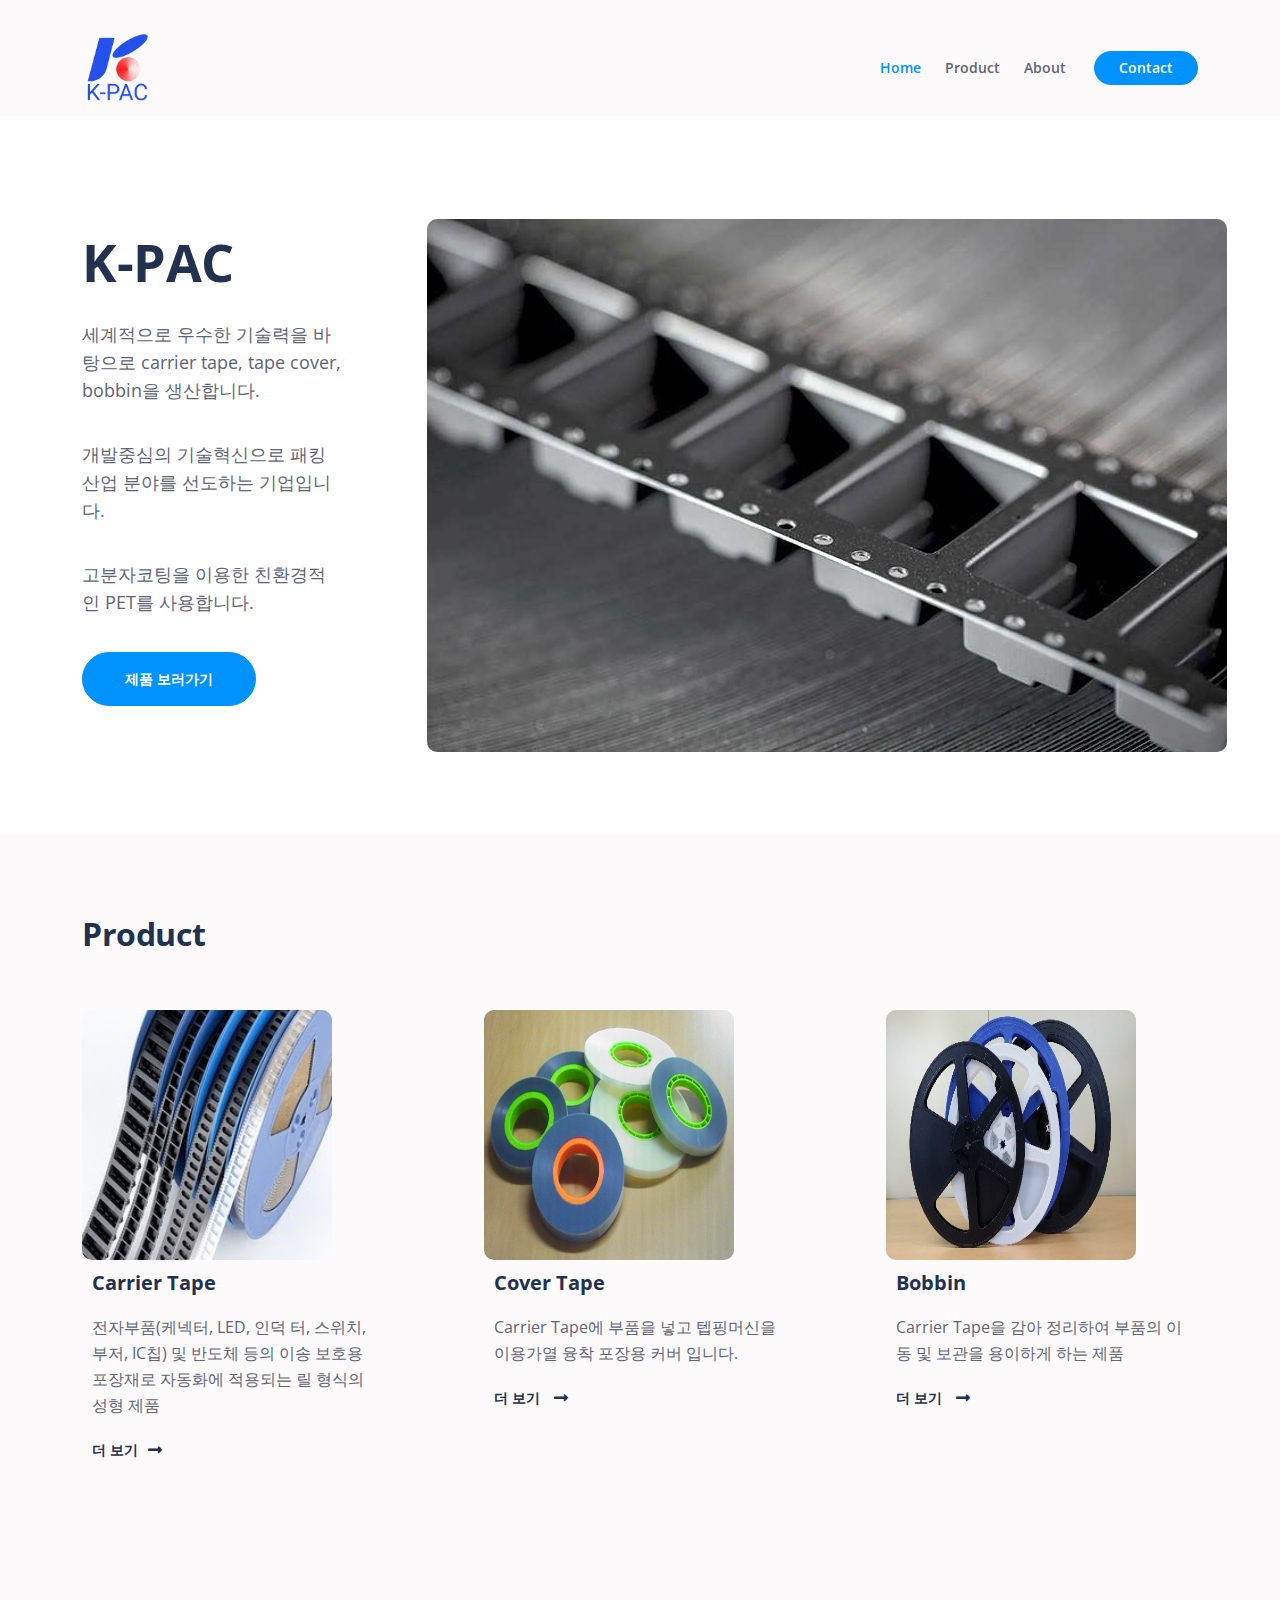
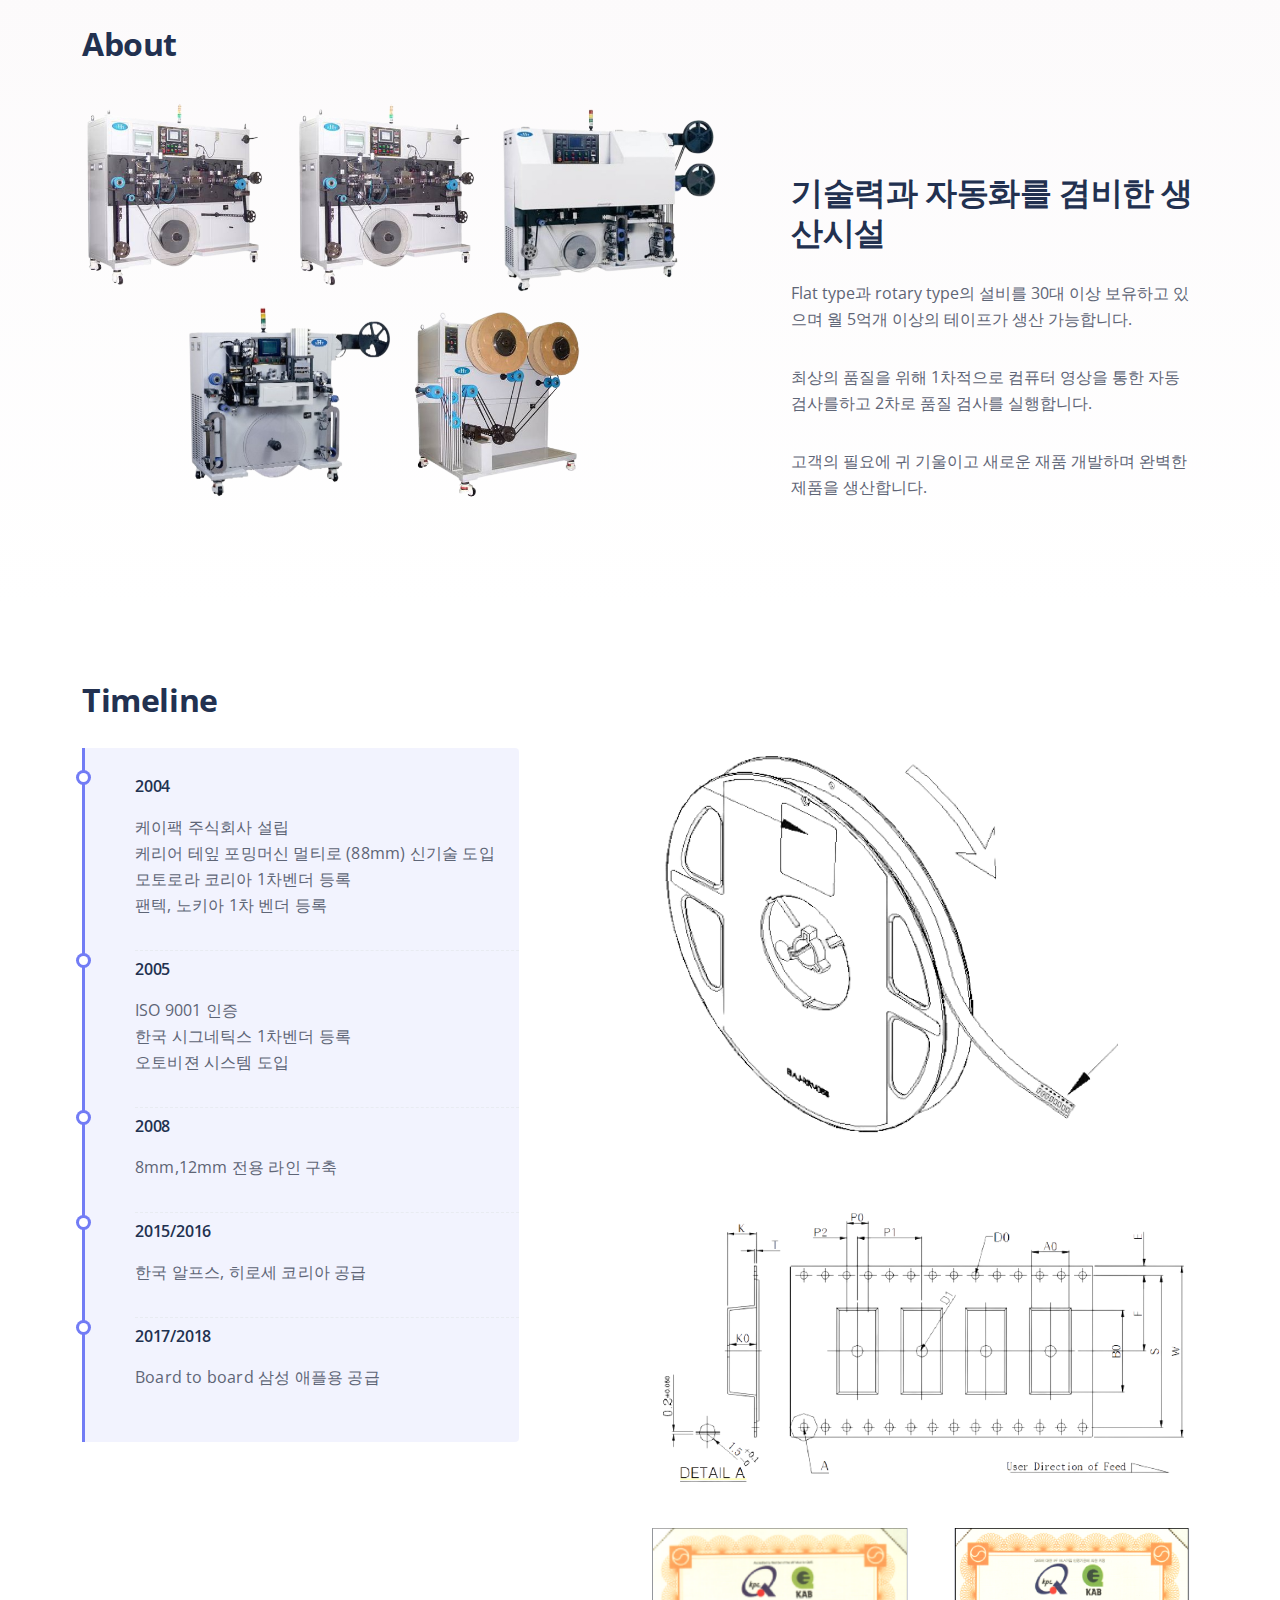
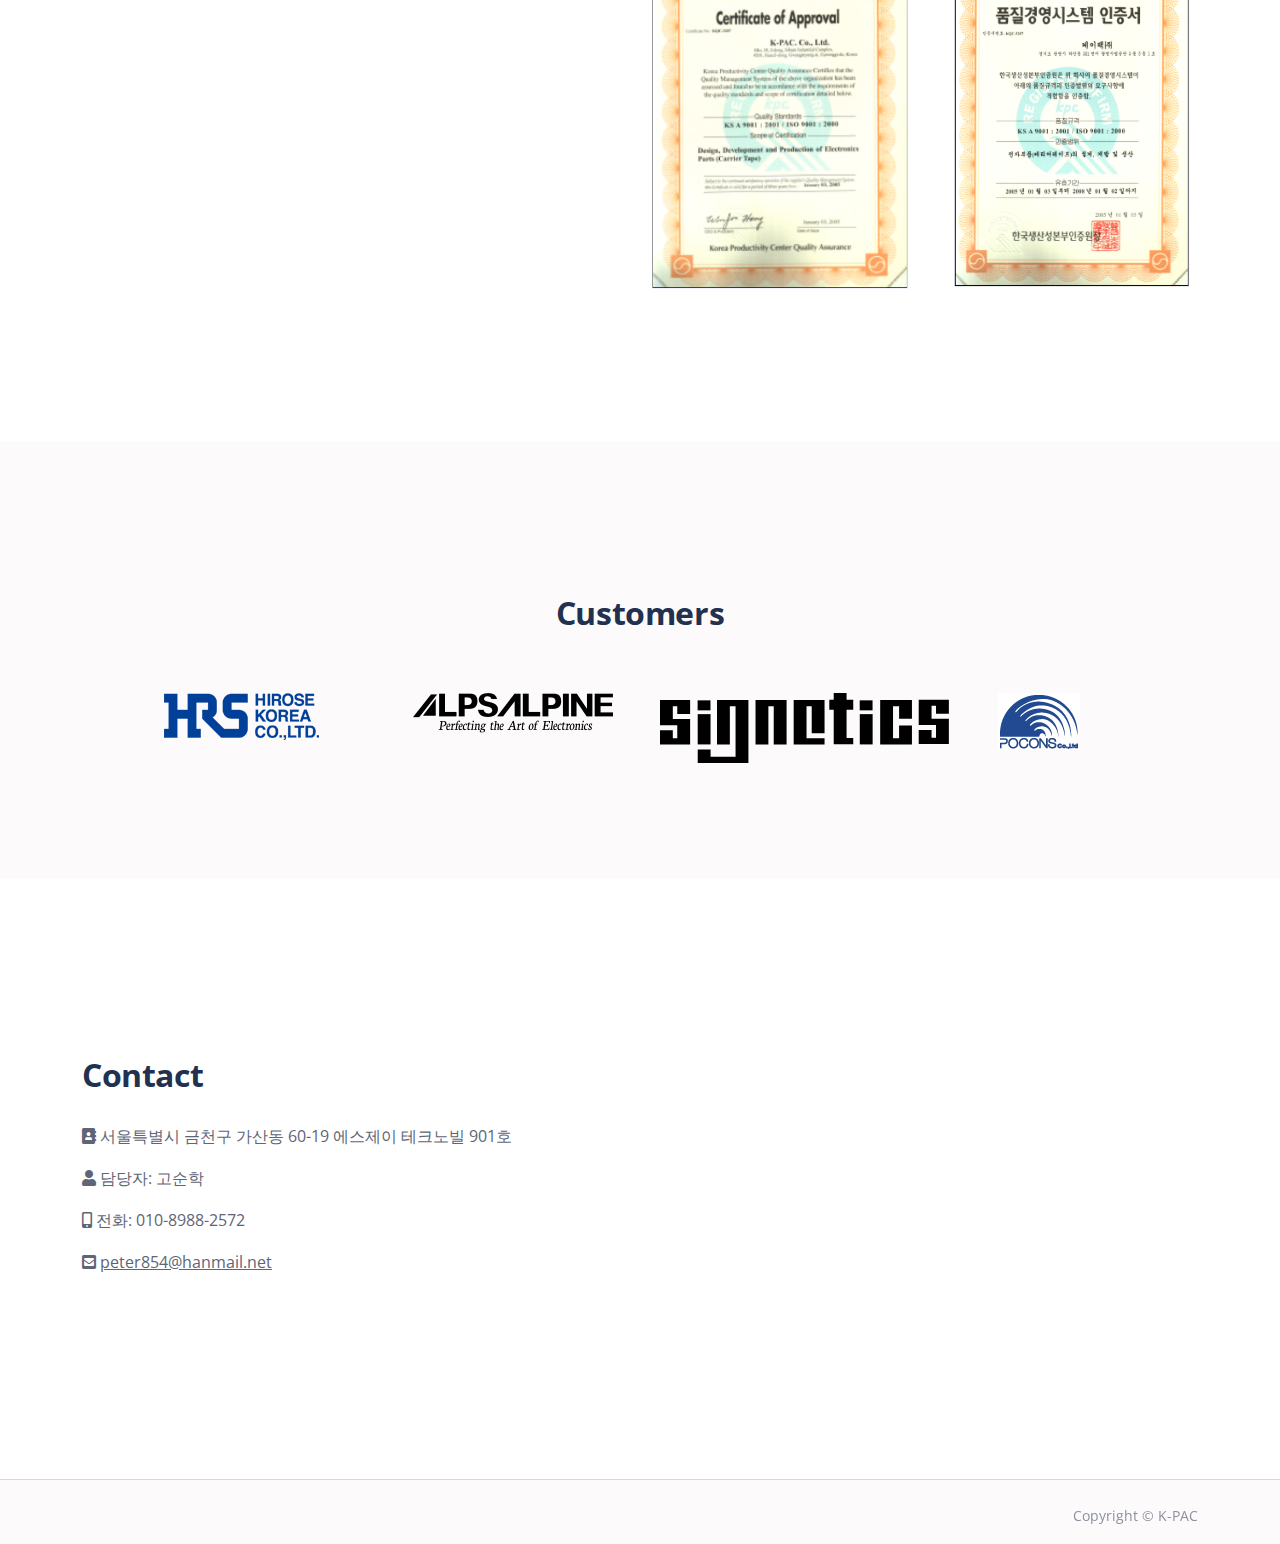
<file: index.html>
<!DOCTYPE html>
<html lang="en">
<head>
    <meta charset="utf-8">
    <meta name="viewport" content="width=device-width, initial-scale=1, shrink-to-fit=no">

    <!-- SEO Meta Tags -->
    <meta name="description" content="Carrier Tape, 케리어 테이프">
    <meta name="author" content="K-PAC">

    <!-- OG Meta Tags to improve the way the post looks when you share the page on Facebook, Twitter, LinkedIn -->
	<meta property="og:site_name" content="K-PAC" /> <!-- website name -->
	<meta property="og:site" content="http://kpaccarrier.com/" /> <!-- website link -->
	<meta property="og:title" content="K-PAC"/> <!-- title shown in the actual shared post -->
	<meta property="og:description" content="K-PAC Carrier Tape" /> <!-- description shown in the actual shared post -->
	<meta property="og:image" content="" /> <!-- image link, make sure it's jpg -->
	<meta property="og:url" content="" /> <!-- where do you want your post to link to -->
	<meta name="twitter:card" content="summary_large_image"> <!-- to have large image post format in Twitter -->

    <!-- Webpage Title -->
    <title>K-PAC 케이팩(주)</title>

    <!-- Styles -->
    <link href="https://fonts.googleapis.com/css2?family=Open+Sans:ital,wght@0,400;0,600;0,700;1,400&display=swap" rel="stylesheet">
    <link href="css/bootstrap.min.css" rel="stylesheet">
    <link href="css/fontawesome-all.min.css" rel="stylesheet">
    <link href="css/swiper.css" rel="stylesheet">
	<link href="css/styles.css" rel="stylesheet">

	<!-- Favicon  -->
    <link rel="icon" href="images/favicon.png">
</head>
<body data-bs-spy="scroll" data-bs-target="#navbarExample">

    <!-- Navigation -->
    <nav id="navbarExample" class="navbar navbar-expand-lg fixed-top navbar-light" aria-label="Main navigation">
        <div class="container">

            <!-- Image Logo -->
            <a class="navbar-brand logo-image" href="index.html"><img src="images/logo.png" alt="alternative"></a>

            <!-- Text Logo - Use this if you don't have a graphic logo -->
            <!-- <a class="navbar-brand logo-text" href="index.html">Nubis</a> -->

            <button class="navbar-toggler p-0 border-0" type="button" id="navbarSideCollapse" aria-label="Toggle navigation">
                <span class="navbar-toggler-icon"></span>
            </button>

            <div class="navbar-collapse offcanvas-collapse" id="navbarsExampleDefault">
                <ul class="navbar-nav ms-auto navbar-nav-scroll">
                    <li class="nav-item">
                        <a class="nav-link active" aria-current="page" href="#header">Home</a>
                    </li>
                    <li class="nav-item">
                        <a class="nav-link" href="#products">Product</a>
                    </li>
                    <li class="nav-item">
                        <a class="nav-link" href="#details">About</a>
                    </li>
                    <!--
                    <li class="nav-item dropdown">
                        <a class="nav-link dropdown-toggle" href="#" id="dropdown01" data-bs-toggle="dropdown" aria-expanded="false">Drop</a>
                        <ul class="dropdown-menu" aria-labelledby="dropdown01">
                            <li><a class="dropdown-item" href="product.html">Article Details</a></li>
                            <li><div class="dropdown-divider"></div></li>
                            <li><a class="dropdown-item" href="terms.html">Terms Conditions</a></li>
                            <li><div class="dropdown-divider"></div></li>
                            <li><a class="dropdown-item" href="privacy.html">Privacy Policy</a></li>
                        </ul>
                    </li>
                    -->
                </ul>
                <span class="nav-item">
                    <a class="btn-solid-sm" href="#contact">Contact</a>
                </span>
            </div> <!-- end of navbar-collapse -->
        </div> <!-- end of container -->
    </nav> <!-- end of navbar -->
    <!-- end of navigation -->


    <!-- Header -->
    <header id="header" class="header">
        <div class="container">
            <div class="row">
                <div class="col-lg-6 col-xl-3">
                    <div class="text-container">
                        <h1 class="h1-large">
                            K-PAC
                        </h1>
                        <p class="p-large">
                            세계적으로 우수한 기술력을 바탕으로 carrier tape, tape cover, bobbin을 생산합니다.
                        </p>
                        <p class="p-large">
                            개발중심의 기술혁신으로 패킹산업 분야를 선도하는 기업입니다.
                        </p>
                        <p class="p-large">
                            고분자코팅을 이용한 친환경적인 PET를 사용합니다.
                        </p>
                        <a class="btn-solid-lg" href="#products">제품 보러가기</a>
                    </div> <!-- end of text-container -->
                </div> <!-- end of col -->
                <div class="col-lg-6 col-xl-9">
                    <div class="image-container">
                        <img class="img-fluid" src="images/header-image.jpg" alt="alternative" style="border-radius: 10px">
                    </div> <!-- end of image-container -->
                </div> <!-- end of col -->
            </div> <!-- end of row -->
        </div> <!-- end of container -->
    </header> <!-- end of header -->
    <!-- end of header -->


    <!-- Services -->
    <div id="products" class="cards-1 bg-gray">
        <div class="container">
            <div class="row">
                <div class="col-lg-12">
                    <h2>
                        Product
                    </h2>
                </div> <!-- end of col -->
            </div> <!-- end of row -->
            <div class="row">
                <div class="col-lg-12">

                    <!-- Card -->
                    <div class="card">
                        <img src="images/carrier-tape.jpg" class="card-image">
                        <div class="card-body">
                            <h5 class="card-title">Carrier Tape</h5>
                            <p>
                                전자부품(케넥터, LED, 인덕 터, 스위치, 부저, IC칩) 및 반도체 등의 이송 보호용 포장재로 자동화에 적용되는 릴 형식의 성형 제품
                            </p>
                            <a class="read-more no-line" href="product.html#carrier-tape">더 보기<span class="fas fa-long-arrow-alt-right"></span></a>
                        </div>
                    </div>
                    <!-- end of card -->

                    <!-- Card -->
                    <div class="card">
                        <img src="images/cover-tape.png" class="card-image">
                        <div class="card-body">
                            <h5 class="card-title">Cover Tape</h5>
                            <p>
                                Carrier Tape에 부품을 넣고 텝핑머신을 이용가열 융착 포장용 커버 입니다.
                            </p>
                            <a class="read-more no-line" href="product.html#cover-tape">더 보기 <span class="fas fa-long-arrow-alt-right"></span></a>
                        </div>
                    </div>
                    <!-- end of card -->

                    <!-- Card -->
                    <div class="card">
                        <img src="images/bobbin.jpg" class="card-image">
                        <div class="card-body">
                            <h5 class="card-title">Bobbin</h5>
                            <p>
                                Carrier Tape을 감아 정리하여 부품의 이동 및 보관을 용이하게 하는 제품
                            </p>
                            <a class="read-more no-line" href="product.html#bobbin">더 보기 <span class="fas fa-long-arrow-alt-right"></span></a>
                        </div>
                    </div>
                    <!-- end of card -->

                </div> <!-- end of col -->
            </div> <!-- end of row -->
        </div> <!-- end of container -->
    </div> <!-- end of cards-1 -->
    <!-- end of products -->


    <!-- Details 1 -->
    <div id="details" class="basic-1">
        <div class="container">
            <div class="row">
                <div class="col-lg-12">
                    <h2>
                        About
                    </h2>
                </div> <!-- end of col -->
                <div class="col-lg-6 col-xl-7">
                    <div class="image-container">
                        <img class="img-fluid" src="images/machine.png" alt="alternative">
                    </div> <!-- end of image-container -->
                </div> <!-- end of col -->
                <div class="col-lg-6 col-xl-5">
                    <div class="text-container">
                        <h2>기술력과 자동화를 겸비한 생산시설</h2>
                        <p>
                            Flat type과 rotary type의 설비를 30대 이상 보유하고 있으며 월 5억개 이상의 테이프가 생산 가능합니다.
                        </p>
                        <p>
                            최상의 품질을 위해 1차적으로 컴퓨터 영상을 통한 자동 검사를하고 2차로 품질 검사를 실행합니다.
                        </p>
                        <p>
                            고객의 필요에 귀 기울이고 새로운 재품 개발하며 완벽한 제품을 생산합니다.
                        </p>
                    </div> <!-- end of text-container -->
                </div> <!-- end of col -->
            </div> <!-- end of row -->
        </div> <!-- end of container -->
    </div> <!-- end of basic-1 -->
    <!-- end of details 1 -->


    <!-- Details 2 -->
    <div class="basic-2">
        <div class="container">
            <div class="row">
                <div class="col-lg-12">
                    <h2>Timeline</h2>
                </div>
                <div class="col-lg-6 col-xl-6">
                    <ul class="timeline">
                        <li class="event">
                            <h3>2004</h3>
                            <p>
                                케이팩 주식회사 설립
                                <br>
                                케리어 테잎 포밍머신 멀티로 (88mm) 신기술 도입
                                <br>
                                모토로라 코리아 1차벤더 등록
                                <br>
                                팬텍, 노키아 1차 벤더 등록
                            </p>
                        </li>
                        <li class="event">
                            <h3>2005</h3>
                            <p>ISO 9001 인증
                                <br>
                                한국 시그네틱스 1차벤더 등록
                                <br>
                                오토비젼 시스템 도입
                            </p>
                        </li>
                        <li class="event">
                            <h3>2008</h3>
                            <p>
                                8mm,12mm 전용 라인 구축
                            </p>
                        </li>
                        <li class="event">
                            <h3>2015/2016</h3>
                            <p>
                                한국 알프스, 히로세 코리아 공급
                            </p>
                        </li>
                        <li class="event">
                            <h3>2017/2018</h3>
                            <p>
                                Board to board 삼성 애플용 공급
                            </p>
                        </li>
                    </ul>
                </div>
                <div class="col-lg-6 col-xl-6">
                    <div class="image-container">
                        <img class="img-fluid" src="images/cert.png" alt="alternative">
                    </div> <!-- end of image-container -->
                </div> <!-- end of col -->
            </div> <!-- end of row -->
        </div> <!-- end of container -->
    </div> <!-- end of basic-2 -->
    <!-- end of details 2 -->

    <!-- Testimonials -->
    <div class="cards-2 bg-gray">
        <div class="container">
            <div class="row">
                <div class="col">
                    <h2 class="h2-heading">Customers</h2>
                </div> <!-- end of col -->
            </div> <!-- end of row -->
            <div class="row">
                <div class="col">
                    <!-- Card -->
                    <div class="card">
                        <a href="https://www.hirose.co.kr/">
                            <img src="images/hirose.png">
                        </a>
                    </div>
                    <!-- end of card -->

                    <!-- Card -->
                    <div class="card">
                        <a href="https://www.alpsalpine.com/">
                            <img src="images/alps.png" style="filter: invert(100%)">
                        </a>
                    </div>
                    <!-- end of card -->

                    <!-- Card -->
                    <div class="card">
                        <a>
                            <img src="images/signetics.svg">
                        </a>
                    </div>
                    <!-- end of card -->

                    <!-- Card -->
                    <div class="card">
                        <a href="http://www.pocons.co.kr/main/main.asp">
                            <img src="images/pocons.gif">
                        </a>
                    </div>
                    <!-- end of card -->
                </div>
            </div>

        </div> <!-- end of container -->
    </div> <!-- end of cards-2 -->
    <!-- end of testimonials -->

    <!-- Contact -->
    <div id="contact" class="form-1">
        <div class="container">
            <div class="row">
                <div class="col-lg-6">
                    <div class="text-container">
                        <h2>Contact</h2>
                        <p>
                            <i class="fas fa-address-book"></i>
                            서울특별시 금천구 가산동 60-19 에스제이 테크노빌 901호
                        </p>
                        <p>
                            <i class="fas fa-user"></i>
                            담당자: 고순학
                        </p>
                        <p>
                            <i class="fas fa-mobile-alt"></i>
                            전화: 010-8988-2572
                        </p>
                        <p>
                            <i class="fas fa-envelope-square"></i>
                            <!-- switch email to kpaccarrier domain -->
                            <a href="mailto:peter854@hanmail.net">peter854@hanmail.net</a>
                        </p>
                        <!-- TODO
                        <p>
                            카카오 플친
                        </p>
                        -->
                    </div> <!-- end of text-container -->
                </div> <!-- end of col -->
            </div> <!-- end of row -->
        </div> <!-- end of container -->
    </div> <!-- end of form-1 -->
    <!-- end of contact -->


    <!-- Copyright -->
    <div class="copyright bg-gray">
        <div class="container">
            <div class="row">
                <div class="col">
                    <p class="p-small statement">Copyright © <a href="#">K-PAC</a></p>
                </div> <!-- end of col -->
            </div> <!-- enf of row -->
        </div> <!-- end of container -->
    </div> <!-- end of copyright -->
    <!-- end of copyright -->


    <!-- Back To Top Button -->
    <button onclick="topFunction()" id="myBtn">
        <img src="images/up-arrow.png" alt="alternative">
    </button>
    <!-- end of back to top button -->

    <!-- Scripts -->
    <script src="js/bootstrap.min.js"></script> <!-- Bootstrap framework -->
    <script src="js/swiper.min.js"></script> <!-- Swiper for image and text sliders -->
    <script src="js/scripts.js"></script> <!-- Custom scripts -->
</body>
</html>
</file>
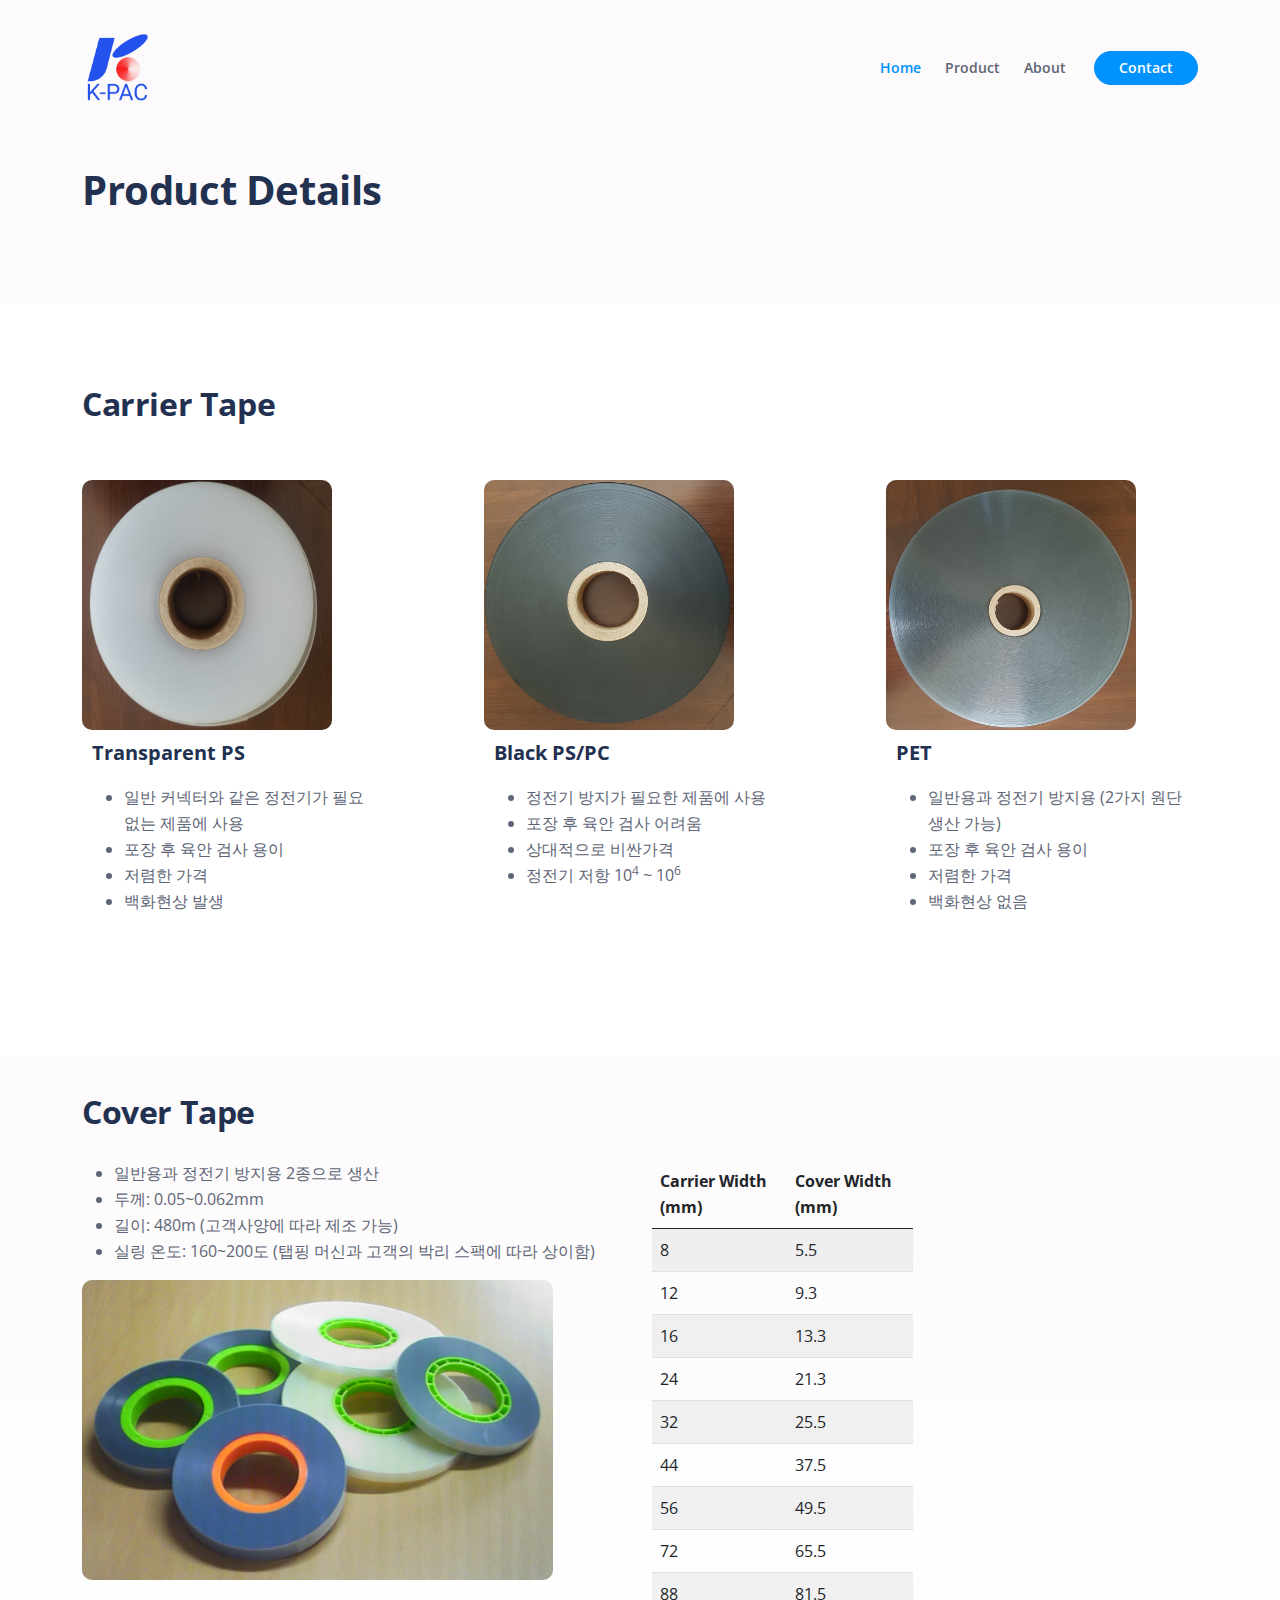
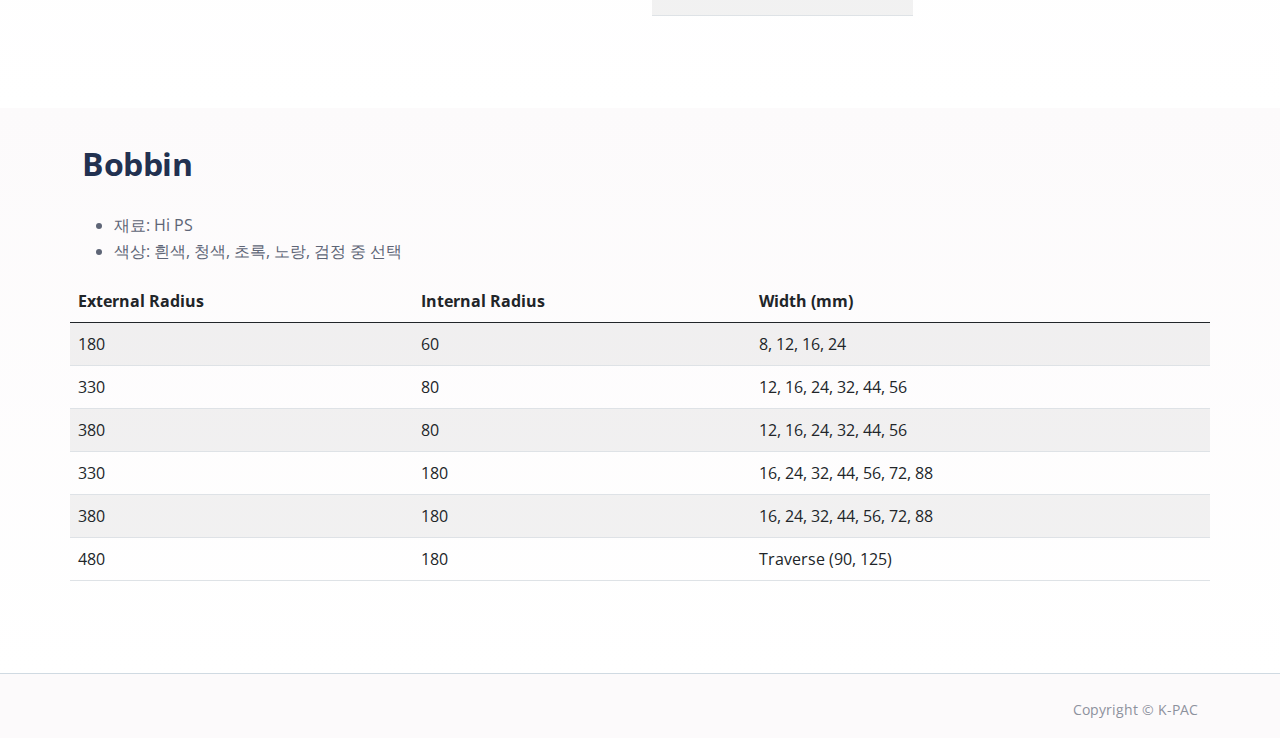
<file: product.html>
<!DOCTYPE html>
<html lang="en">
<head>
    <meta charset="utf-8">
    <meta name="viewport" content="width=device-width, initial-scale=1, shrink-to-fit=no">

    <!-- SEO Meta Tags -->
    <meta name="description" content="Carrier Tape, 케리어 테이프">
    <meta name="author" content="K-PAC">

    <!-- OG Meta Tags to improve the way the post looks when you share the page on Facebook, Twitter, LinkedIn -->
    <meta property="og:site_name" content="K-PAC"/> <!-- website name -->
    <meta property="og:site" content="http://kpaccarrier.com/"/> <!-- website link -->
    <meta property="og:title" content="K-PAC"/> <!-- title shown in the actual shared post -->
    <meta property="og:description" content="K-PAC Carrier Tape"/> <!-- description shown in the actual shared post -->
    <meta property="og:image" content=""/> <!-- image link, make sure it's jpg -->
    <meta property="og:url" content=""/> <!-- where do you want your post to link to -->
    <meta name="twitter:card" content="summary_large_image"> <!-- to have large image post format in Twitter -->

    <!-- Webpage Title -->
    <title>K-PAC 케이팩(주)</title>

    <!-- Styles -->
    <link href="https://fonts.googleapis.com/css2?family=Open+Sans:ital,wght@0,400;0,600;0,700;1,400&display=swap"
          rel="stylesheet">
    <link href="css/bootstrap.min.css" rel="stylesheet">
    <link href="css/fontawesome-all.min.css" rel="stylesheet">
    <link href="css/swiper.css" rel="stylesheet">
    <link href="css/styles.css" rel="stylesheet">

    <!-- Favicon  -->
    <link rel="icon" href="images/favicon.png">
</head>
<body data-bs-spy="scroll" data-bs-target="#navbarExample">

<!-- Navigation -->
<nav id="navbarExample" class="navbar navbar-expand-lg fixed-top navbar-light" aria-label="Main navigation">
    <div class="container">

        <!-- Image Logo -->
        <a class="navbar-brand logo-image" href="index.html"><img src="images/logo.png" alt="alternative"></a>

        <!-- Text Logo - Use this if you don't have a graphic logo -->
        <!-- <a class="navbar-brand logo-text" href="index.html">Nubis</a> -->

        <button class="navbar-toggler p-0 border-0" type="button" id="navbarSideCollapse"
                aria-label="Toggle navigation">
            <span class="navbar-toggler-icon"></span>
        </button>

        <div class="navbar-collapse offcanvas-collapse" id="navbarsExampleDefault">
            <ul class="navbar-nav ms-auto navbar-nav-scroll">
                <li class="nav-item">
                    <a class="nav-link active" aria-current="page" href="#header">Home</a>
                </li>
                <li class="nav-item">
                    <a class="nav-link" href="#products">Product</a>
                </li>
                <li class="nav-item">
                    <a class="nav-link" href="#details">About</a>
                </li>
                <!--
                <li class="nav-item dropdown">
                    <a class="nav-link dropdown-toggle" href="#" id="dropdown01" data-bs-toggle="dropdown" aria-expanded="false">Drop</a>
                    <ul class="dropdown-menu" aria-labelledby="dropdown01">
                        <li><a class="dropdown-item" href="product.html">Article Details</a></li>
                        <li><div class="dropdown-divider"></div></li>
                        <li><a class="dropdown-item" href="terms.html">Terms Conditions</a></li>
                        <li><div class="dropdown-divider"></div></li>
                        <li><a class="dropdown-item" href="privacy.html">Privacy Policy</a></li>
                    </ul>
                </li>
                -->
            </ul>
            <span class="nav-item">
                    <a class="btn-solid-sm" href="#contact">Contact</a>
                </span>
        </div> <!-- end of navbar-collapse -->
    </div> <!-- end of container -->
</nav> <!-- end of navbar -->
<!-- end of navigation -->


<!-- Header -->
<header class="ex-header">
    <div class="container">
        <div class="row">
            <h1>Product Details</h1>
        </div> <!-- end of row -->
    </div> <!-- end of container -->
</header> <!-- end of ex-header -->
<!-- end of header -->


<!-- Basic -->
<div id="carrier-tape" class="cards-1">
    <div class="container">
        <div class="row">
            <div class="col-lg-12">
                <h2>
                    Carrier Tape
                </h2>
            </div> <!-- end of col -->
        </div>
        <div class="row">
            <div class="col-lg-12">
                <!-- Card -->
                <div class="card">
                    <img src="images/tape-ps.png" class="card-image">
                    <div class="card-body">
                        <h5 class="card-title">Transparent PS</h5>
                        <ul>
                            <li>
                                일반 커넥터와 같은 정전기가 필요 없는 제품에 사용
                            </li>
                            <li>
                                포장 후 육안 검사 용이
                            </li>
                            <li>
                                저렴한 가격
                            </li>
                            <li>
                                백화현상 발생
                            </li>
                        </ul>
                    </div>
                </div>
                <!-- end of card -->

                <!-- Card -->
                <div class="card">
                    <img src="images/tape-black.png" class="card-image">
                    <div class="card-body">
                        <h5 class="card-title">Black PS/PC</h5>
                        <ul>
                            <li>
                                정전기 방지가 필요한 제품에 사용
                            </li>
                            <li>
                                포장 후 육안 검사 어려움
                            </li>
                            <li>
                                상대적으로 비싼가격
                            </li>
                            <li>
                                정전기 저항 10<sup>4</sup> ~ 10<sup>6</sup>
                            </li>
                        </ul>
                    </div>
                </div>
                <!-- end of card -->

                <!-- Card -->
                <div class="card">
                    <img src="images/tape-pet.png" class="card-image">
                    <div class="card-body">
                        <h5 class="card-title">PET</h5>
                        <ul>
                            <li>
                                일반용과 정전기 방지용 (2가지 원단 생산 가능)
                            </li>
                            <li>
                                포장 후 육안 검사 용이
                            </li>
                            <li>
                                저렴한 가격
                            </li>
                            <li>
                                백화현상 없음
                            </li>
                        </ul>
                    </div>
                </div>
                <!-- end of card -->
            </div> <!-- end of col -->
        </div>
    </div> <!-- end of container -->
</div> <!-- end of ex-basic-1 -->
<!-- end of basic -->


<!-- Basic -->
<div id="cover-tape" class="basic-1">
    <div class="container">
        <div class="row">
            <h2>
                Cover Tape
            </h2>
            <div class="col-lg-6">
                <ul>
                    <li>
                        일반용과 정전기 방지용 2종으로 생산
                    </li>
                    <li>
                        두께: 0.05~0.062mm
                    </li>
                    <li>
                        길이: 480m (고객사양에 따라 제조 가능)
                    </li>
                    <li>
                        실링 온도: 160~200도 (탭핑 머신과 고객의 박리 스팩에 따라 상이함)
                    </li>
                </ul>
                <div class="image-container">
                    <img src="images/cover-tape.png" class="img-fluid card-image">
                </div>
            </div>
            <div class="col-lg-3">
                <table class="table table-striped">
                    <thead>
                    <tr>
                        <th scope="col">Carrier Width (mm)</th>
                        <th scope="col">Cover Width (mm)</th>
                    </tr>
                    </thead>
                    <tbody>
                    <tr>
                        <td>8</td>
                        <td>5.5</td>
                    </tr>
                    <tr>
                        <td>12</td>
                        <td>9.3</td>
                    </tr>
                    <tr>
                        <td>16</td>
                        <td>13.3</td>
                    </tr>
                    <tr>
                        <td>24</td>
                        <td>21.3</td>
                    </tr>
                    <tr>
                        <td>32</td>
                        <td>25.5</td>
                    </tr>
                    <tr>
                        <td>44</td>
                        <td>37.5</td>
                    </tr>
                    <tr>
                        <td>56</td>
                        <td>49.5</td>
                    </tr>
                    <tr>
                        <td>72</td>
                        <td>65.5</td>
                    </tr>
                    <tr>
                        <td>88</td>
                        <td>81.5</td>
                    </tr>
                    </tbody>
                </table>
            </div>
        </div> <!-- end of row -->
    </div> <!-- end of container -->
</div> <!-- end of ex-basic-1 -->
<!-- end of basic -->

<!-- Basic -->
<div id="bobbin" class="bg-gray basic-1">
    <div class="container">
        <div class="row">
            <div class="col-lg-12">
                <h2>
                    Bobbin
                </h2>
                <ul>
                    <li>
                        재료: Hi PS
                    </li>
                    <li>
                        색상: 흰색, 청색, 초록, 노랑, 검정 중 선택
                    </li>
                </ul>
            </div> <!-- end of col -->
        </div>
        <div class="row">
            <table class="table table-striped">
                <thead>
                <tr>
                    <th scope="col">External Radius</th>
                    <th scope="col">Internal Radius</th>
                    <th scope="col">Width (mm)</th>
                </tr>
                </thead>
                <tbody>
                <tr>
                    <td>180</td>
                    <td>60</td>
                    <td>8, 12, 16, 24</td>
                </tr>
                <tr>
                    <td>330</td>
                    <td>80</td>
                    <td>12, 16, 24, 32, 44, 56</td>
                </tr>
                <tr>
                    <td>380</td>
                    <td>80</td>
                    <td>12, 16, 24, 32, 44, 56</td>
                </tr>
                <tr>
                    <td>330</td>
                    <td>180</td>
                    <td>16, 24, 32, 44, 56, 72, 88</td>
                </tr>
                <tr>
                    <td>380</td>
                    <td>180</td>
                    <td>16, 24, 32, 44, 56, 72, 88</td>
                </tr>
                <tr>
                    <td>480</td>
                    <td>180</td>
                    <td>Traverse (90, 125)</td>
                </tr>
                </tbody>
            </table>
        </div> <!-- end of row -->
    </div> <!-- end of container -->
</div> <!-- end of ex-basic-1 -->
<!-- end of basic -->

<!-- Copyright -->
<div class="copyright bg-gray">
    <div class="container">
        <div class="row">
            <div class="col">
                <p class="p-small statement">Copyright © <a href="#">K-PAC</a></p>
            </div> <!-- end of col -->
        </div> <!-- enf of row -->
    </div> <!-- end of container -->
</div> <!-- end of copyright -->
<!-- end of copyright -->


<!-- Back To Top Button -->
<button onclick="topFunction()" id="myBtn">
    <img src="images/up-arrow.png" alt="alternative">
</button>
<!-- end of back to top button -->

<!-- Scripts -->
<script src="js/bootstrap.min.js"></script> <!-- Bootstrap framework -->
<script src="js/swiper.min.js"></script> <!-- Swiper for image and text sliders -->
<script src="js/scripts.js"></script> <!-- Custom scripts -->
</body>
</html>
</file>
<file: css/styles.css>
/* Description: Master CSS file */

/*****************************************
Table Of Contents:
- General Styles
- Navigation
- Header
- Services
- Details 1
- Details 2
- Features
- Testimonials
- Customers
- Invitation
- Contact
- Footer
- Copyright
- Back To Top Button
- Extra Pages
- Media Queries
******************************************/

/*****************************************
Colors:
- Backgrounds - light gray #fcfafb
- Buttons, icons - blue #0092ff
- Buttons, icons - red #ef473d
- Headings text - black #223150
- Body text - dark gray #5e6576
******************************************/


/**************************/
/*     General Styles     */
/**************************/
body,
html {
    width: 100%;
	height: 100%;
}

body, p {
	color: #5e6576;
	font: 400 1rem/1.625rem "Open Sans", sans-serif;
}

h1 {
	color: #223150;
	font-weight: 700;
	font-size: 2.5rem;
	line-height: 3.25rem;
	letter-spacing: -0.4px;
}

h2 {
	color: #223150;
	font-weight: 700;
	font-size: 2rem;
	line-height: 2.5rem;
	letter-spacing: -0.4px;
}

h3 {
	color: #223150;
	font-weight: 700;
	font-size: 1.75rem;
	line-height: 2.25rem;
	letter-spacing: -0.2px;
}

h4 {
	color: #223150;
	font-weight: 700;
	font-size: 1.5rem;
	line-height: 2rem;
	letter-spacing: -0.2px;
}

h5 {
	color: #223150;
	font-weight: 700;
	font-size: 1.25rem;
	line-height: 1.625rem;
}

h6 {
	color: #223150;
	font-weight: 700;
	font-size: 1rem;
	line-height: 1.375rem;
}

.p-large {
	font-size: 1.125rem;
	line-height: 1.75rem;
}

.p-small {
	font-size: 0.875rem;
	line-height: 1.5rem;
}

.testimonial-text {
	font-style: italic;
}

.testimonial-author {
	font-weight: 700;
	font-size: 1.25rem;
	line-height: 1.75rem;
}

.li-space-lg li {
	margin-bottom: 0.5rem;
}

a {
	color: #5e6576;
	text-decoration: underline;
}

a:hover {
	color: #5e6576;
	text-decoration: underline;
}

.no-line {
	text-decoration: none;
}

.no-line:hover {
	text-decoration: none;
}

.read-more {
	font-weight: 600;
	font-size: 0.875rem;
	line-height: 1.5rem;
}

.read-more .fas {
	margin-left: 0.625rem;
	font-size: 1rem;
	vertical-align: -8%;
}

.blue {
	color: #0092ff;
}

.bg-gray {
	background-color: #fcfafb;
}

.section-title {
	margin-bottom: 0.5rem;
	color: #ef473d;
	font-weight: 600;
	font-size: 0.875rem;
}

.btn-solid-reg {
	display: inline-block;
	padding: 1.375rem 2.25rem 1.375rem 2.25rem;
	border: 1px solid #0092ff;
	border-radius: 30px;
	background-color: #0092ff;
	color: #ffffff;
	font-weight: 600;
	font-size: 0.875rem;
	line-height: 0;
	text-decoration: none;
	transition: all 0.2s;
}

.btn-solid-reg:hover {
	background-color: transparent;
	color: #0092ff; /* needs to stay here because of the color property of a tag */
	text-decoration: none;
}

.btn-solid-lg {
	display: inline-block;
	padding: 1.625rem 2.625rem 1.625rem 2.625rem;
	border: 1px solid #0092ff;
	border-radius: 30px;
	background-color: #0092ff;
	color: #ffffff;
	font-weight: 600;
	font-size: 0.875rem;
	line-height: 0;
	text-decoration: none;
	transition: all 0.2s;
}

.btn-solid-lg:hover {
	background-color: transparent;
	color: #0092ff; /* needs to stay here because of the color property of a tag */
	text-decoration: none;
}

.btn-solid-sm {
	display: inline-block;
	padding: 1rem 1.5rem 1rem 1.5rem;
	border: 1px solid #0092ff;
	border-radius: 30px;
	background-color: #0092ff;
	color: #ffffff;
	font-weight: 600;
	font-size: 0.875rem;
	line-height: 0;
	text-decoration: none;
	transition: all 0.2s;
}

.btn-solid-sm:hover {
	background-color: transparent;
	color: #0092ff; /* needs to stay here because of the color property of a tag */
	text-decoration: none;
}

.btn-outline-reg {
	display: inline-block;
	padding: 1.375rem 2.25rem 1.375rem 2.25rem;
	border: 1px solid #ef473d;
	border-radius: 30px;
	background-color: transparent;
	color: #ef473d;
	font-weight: 600;
	font-size: 0.875rem;
	line-height: 0;
	text-decoration: none;
	transition: all 0.2s;
}

.btn-outline-reg:hover {
	background-color: #ef473d;
	color: #ffffff;
	text-decoration: none;
}

.btn-outline-lg {
	display: inline-block;
	padding: 1.625rem 2.625rem 1.625rem 2.625rem;
	border: 1px solid #ef473d;
	border-radius: 30px;
	background-color: transparent;
	color: #ef473d;
	font-weight: 600;
	font-size: 0.875rem;
	line-height: 0;
	text-decoration: none;
	transition: all 0.2s;
}

.btn-outline-lg:hover {
	background-color: #ef473d;
	color: #ffffff;
	text-decoration: none;
}

.btn-outline-sm {
	display: inline-block;
	padding: 1rem 1.5rem 1rem 1.5rem;
	border: 1px solid #ef473d;
	border-radius: 30px;
	background-color: transparent;
	color: #ef473d;
	font-weight: 600;
	font-size: 0.875rem;
	line-height: 0;
	text-decoration: none;
	transition: all 0.2s;
}

.btn-outline-sm:hover {
	background-color: #ef473d;
	color: #ffffff;
	text-decoration: none;
}

.form-group {
	position: relative;
	margin-bottom: 1.25rem;
}

.form-control-input,
.form-control-textarea {
	width: 100%;
	padding-top: 0.875rem;
	padding-bottom: 0.875rem;
	padding-left: 1.5rem;
	border: 1px solid #cbcbd1;
	border-radius: 8px;
	background-color: #ffffff;
	font-size: 0.875rem;
	line-height: 1.5rem;
	-webkit-appearance: none; /* removes inner shadow on form inputs on ios safari */
}

.form-control-textarea {
	display: block;
	height: 14rem; /* used instead of html rows to normalize height between Chrome and IE/FF */
}

.form-control-input:focus,
.form-control-textarea:focus {
	border: 1px solid #a1a1a1;
	outline: none; /* Removes blue border on focus */
}

.form-control-input:hover,
.form-control-textarea:hover {
	border: 1px solid #a1a1a1;
}

.form-control-submit-button {
	display: inline-block;
	width: 100%;
	height: 3.25rem;
	border: 1px solid #0092ff;
	border-radius: 30px;
	background-color: #0092ff;
	color: #ffffff;
	font-weight: 600;
	font-size: 0.875rem;
	line-height: 0;
	cursor: pointer;
	transition: all 0.2s;
}

.form-control-submit-button:hover {
	border: 1px solid #0092ff;
	background-color: transparent;
	color: #0092ff;
}


/**********************/
/*     Navigation     */
/**********************/
.navbar {
	background-color: #fcfafb;
	font-weight: 600;
	font-size: 0.875rem;
	line-height: 0.875rem;
	box-shadow: 0 1px 6px 0 rgba(0, 0, 0, 0.05);
}


.navbar .logo-image img {
    width: 70px;
	height: 70px;
}

.navbar .logo-text {
	color: #223150;
	font-weight: 700;
	font-size: 1.875rem;
	line-height: 1rem;
	text-decoration: none;
}

.offcanvas-collapse {
	position: fixed;
	top: 3.25rem; /* adjusts the height between the top of the page and the offcanvas menu */
	bottom: 0;
	left: 100%;
	width: 100%;
	padding-right: 1rem;
	padding-left: 1rem;
	overflow-y: auto;
	visibility: hidden;
	background-color: #fcfafb;
	transition: visibility .3s ease-in-out, -webkit-transform .3s ease-in-out;
	transition: transform .3s ease-in-out, visibility .3s ease-in-out;
	transition: transform .3s ease-in-out, visibility .3s ease-in-out, -webkit-transform .3s ease-in-out;
}

.offcanvas-collapse.open {
	visibility: visible;
	-webkit-transform: translateX(-100%);
	transform: translateX(-100%);
}

.navbar .navbar-nav {
	margin-top: 0.75rem;
	margin-bottom: 0.5rem;
}

.navbar .nav-item .nav-link {
	padding-top: 0.625rem;
	padding-bottom: 0.625rem;
	color: #5e6576;
	text-decoration: none;
	transition: all 0.2s ease;
}

.navbar .nav-item.dropdown.show .nav-link,
.navbar .nav-item .nav-link:hover,
.navbar .nav-item .nav-link.active {
	color: #0092ff;
}

/* Dropdown Menu */
.navbar .dropdown .dropdown-menu {
	animation: fadeDropdown 0.2s; /* required for the fade animation */
}

@keyframes fadeDropdown {
    0% {
        opacity: 0;
    }

    100% {
        opacity: 1;
	}
}

.navbar .dropdown-menu {
	margin-top: 0.25rem;
	margin-bottom: 0.25rem;
	border: none;
	background-color: #fcfafb;
}

.navbar .dropdown-item {
	padding-top: 0.625rem;
	padding-bottom: 0.625rem;
	color: #5e6576;
	font-weight: 600;
	font-size: 0.875rem;
	line-height: 0.875rem;
	text-decoration: none;
}

.navbar .dropdown-item:hover {
	background-color: #fcfafb;
	color: #0092ff;
}

.navbar .dropdown-divider {
	width: 100%;
	height: 1px;
	margin: 0.5rem auto 0.5rem auto;
	border: none;
	background-color: #d1d1d1;
}
/* end of dropdown menu */

.navbar .navbar-toggler {
	padding: 0;
	border: none;
	font-size: 1.25rem;
}


/******************/
/*     Header     */
/******************/
.header {
	padding-top: 8rem;
	padding-bottom: 4em;
	background: white;
	background-size: cover;
	text-align: center;
}

.header .h1-large {
	margin-bottom: 1.75rem;
}

.header .p-large {
	margin-bottom: 2.25rem;
}

.header .image-container {
	margin-top: 5rem;
}


/********************/
/*     Services     */
/********************/
.cards-1 {
	padding-top: 5rem;
	padding-bottom: 2.25em;
}

.cards-1 h2 {
	margin-bottom: 3.5rem;
}

.cards-1 .card {
	margin-bottom: 5rem;
	border: none;
	background-color: transparent;
}

.cards-1 .card-icon {
	width: 66px;
	height: 66px;
	margin-bottom: 1.875rem;
	border-radius: 8px;
	background-color: #ddedfb;
	text-align: center;
}

.cards-1 .card-image {
	width: 250px;
    height: 250px;
	border-radius: 10px;
	background-color: #ddedfb;
	text-align: center;
}

.card-image {
	height: 300px;
	border-radius: 10px;
	background-color: #ddedfb;
	text-align: center;
}

.cards-1 .card-icon .fas,
.cards-1 .card-icon .far {
	color: #0092ff;
	font-size: 2rem;
	line-height: 66px;
}

.cards-1 .card-icon.red {
	background-color: #fbe4e4;
}

.cards-1 .card-icon.red .fas,
.cards-1 .card-icon.red .far {
	color: #ef473d;
}

.cards-1 .card-icon.green {
	background-color: #e0f4ea;
}

.cards-1 .card-icon.green .fas,
.cards-1 .card-icon.green .far {
	color: #16c66d;
}

.cards-1 .card-body {
	padding: 10px;
}

.cards-1 .card-title {
	margin-bottom: 1.125rem;
}

.cards-1 .card-body p {
	margin-bottom: 1.125rem;
}

.cards-1 .read-more {
	color: #223150;
}

.cards-1 .read-more .fas {
	color: #223150;
}


/*********************/
/*     Details 1     */
/*********************/
.basic-1 {
	padding-top: 2.25rem;
	padding-bottom: 4.75rem;
	background: linear-gradient(rgb(252, 250, 251), rgb(255, 255, 255));
}

.basic-1 .image-container {
	margin-bottom: 4rem;
}

.basic-1 h2 {
	margin-bottom: 1.75rem;
}

.basic-1 p {
	margin-bottom: 2rem;
}


/*********************/
/*     Details 2     */
/*********************/
.basic-2 {
	padding-top: 4.5rem;
	padding-bottom: 9.5rem;
	background: url('../images/details-2-background.jpg') center center no-repeat;
	background-size: cover;
}

.basic-2 .text-container {
	margin-bottom: 4rem;
}

.basic-2 h2 {
	margin-bottom: 1.75rem;
}

.basic-2 p {
	margin-bottom: 2rem;
}


/********************/
/*     Features     */
/********************/
.accordion-1 {
	padding-top: 9.25rem;
	padding-bottom: 9.75rem;
	background: url('../images/features-background.jpg') center center no-repeat;
	background-size: cover;
}

.accordion-1 .h2-heading {
	margin-bottom: 1rem;
	color: #ffffff;
	text-align: center;
}

.accordion-1 .p-heading {
	margin-bottom: 4rem;
	color: #ffffff;
	text-align: center;
}

.accordion-1 .accordion {
	margin-bottom: 5rem;
}

.accordion-1 .accordion-item {
	margin-bottom: 2.5rem;
	border: none;
	border-radius: 0;
	background-color: transparent;
}

.accordion-1 .accordion-item:last-of-type {
	margin-bottom: 0;
}

.accordion-1 .accordion-icon {
	position: absolute;
	width: 44px;
	height: 44px;
	border-radius: 4px;
	text-align: center;
	background-color: #14be9f;
}

.accordion-1 .accordion-icon.blue {
	background-color: #1d79fb;
}

.accordion-1 .accordion-icon.purple {
	background-color: #dc63ff;
}

.accordion-1 .accordion-icon.orange {
	background-color: #ff6c02;
}

.accordion-1 .accordion-icon .fas {
	color: #ffffff;
	font-size: 1.25rem;
	line-height: 44px;
}

.accordion-1 .accordion-header {
	margin-left: 4.125rem;
	padding: 0.5rem 0 0.5rem 0;
	border: none;
	background-color: transparent;
}

.accordion-1 .accordion-header button {
	padding: 0;
	border: none;
	background-color: transparent;
	color: #ffffff;
	box-shadow: none;
	font-weight: 700;
	font-size: 1.25rem;
	line-height: 1.625rem;
	letter-spacing: -0.4px;
	text-align: left;
}

.accordion-1 .accordion-header button:after {
	display: none;
}

.accordion-1 .accordion-body {
	margin-left: 4.125rem;
	padding: 0.375rem 0 0 0;
	color: #ffffff;
}


/************************/
/*     Customers		*/
/************************/
.cards-2 {
	padding-top: 9.5rem;
	padding-bottom: 2.25rem;
	text-align: center;
}

.cards-2 .h2-heading {
	margin-bottom: 3.75rem;
}

.cards-2 .card {
	position: relative;
	margin-bottom: 5rem;
    border-style: none;
	background-color: transparent;
}

.cards-2 .card-body {
	padding: 3.5rem 2rem 3.125rem 2rem;
}

/**********************/
/*     Invitation     */
/**********************/
.basic-3 {
	padding-top: 4rem;
	background-size: cover;
	text-align: center;
}

.basic-3 .text-container {
	padding: 5rem 1.5rem 5.5rem 1.5rem;
	border-radius: 28px;
	background: url('../images/invitation-background.jpg') center center no-repeat;
	background-size: cover;
}

.basic-3 h2 {
	margin-bottom: 1rem;
	color: #ffffff;
}

.basic-3 .p-large {
	margin-bottom: 2.75rem;
	color: #ffffff;
}

.basic-3 .btn-solid-lg {
	border-color: #16c66d;
	background-color: #16c66d;
}

.basic-3 .btn-solid-lg:hover {
	border-color: #ffffff;
	background-color: transparent;
	color: #ffffff;
}


/*******************/
/*     Contact     */
/*******************/
.form-1 {
	padding-top: 9.5rem;
	padding-bottom: 8.75rem;
}

.form-1 .text-container {
	margin-bottom: 4rem;
}

.form-1 .section-divider {
	margin-bottom: 1rem;
}

.form-1 h2 {
	margin-bottom: 1.75rem;
}

.form-1 .list-unstyled .fas {
	font-size: 0.375rem;
	line-height: 1.625rem;
}

.form-1 .list-unstyled .flex-grow-1 {
	margin-left: 0.5rem;
}


/******************/
/*     Footer     */
/******************/
.footer {
	position: relative;
	padding-top: 7.5rem;
	padding-bottom: 6rem;
	text-align: center;
}

.footer .decoration-circles {
	position: absolute;
	top: 96px;
	left: -60px;
}

.footer div[class*="col"] {
	/* selects all elements which have classes starting with col */
	/* needed so that the absolute positioned decoration stays behind */
	position: relative;
}

.footer a {
	color: #223150;
	text-decoration: none;
}

.footer h4 {
	margin-bottom: 1.875rem;
}

.footer .fa-stack {
	width: 2em;
	margin-bottom: 1.25rem;
	margin-right: 0.375rem;
	font-size: 1.5rem;
}

.footer .fa-stack .fa-stack-1x {
    color: #0092ff;
	transition: all 0.2s ease;
}

.footer .fa-stack .fa-stack-2x {
	color: #ffffff;
	transition: all 0.2s ease;
}

.footer .fa-stack:hover .fa-stack-1x {
	color: #ffffff;
}

.footer .fa-stack:hover .fa-stack-2x {
    color: #0092ff;
}


/*********************/
/*     Copyright     */
/*********************/
.copyright {
	padding-top: 1.5rem;
	border-top: 1px solid #d0dae2;
	text-align: center;
}

.copyright a {
	text-decoration: none;
}

.copyright .list-unstyled,
.copyright .statement {
	opacity: 0.7;
}


/******************************/
/*     Back To Top Button     */
/******************************/
#myBtn {
	position: fixed;
  	z-index: 99;
	bottom: 20px;
	right: 20px;
	display: none;
	width: 52px;
	height: 52px;
	border: none;
	border-radius: 50%;
	outline: none;
	background-color: #44434a;
	cursor: pointer;
}

#myBtn:hover {
	background-color: #1d1d21;
}

#myBtn img {
	margin-bottom: 0.25rem;
	width: 18px;
}


/***********************/
/*     Extra Pages     */
/***********************/
.ex-header {
	padding-top: 9rem;
	padding-bottom: 5rem;
	background-color: #fcfafb;
}

.ex-basic-1 .list-unstyled .fas {
	font-size: 0.375rem;
	line-height: 1.625rem;
}

.ex-basic-1 .list-unstyled .flex-grow-1 {
	margin-left: 0.5rem;
}

.ex-basic-1 .text-box {
	padding: 1.25rem 1.25rem 0.5rem 1.25rem;
	background-color: #fcfafb;
}

.ex-cards-1 .card {
	border: none;
	background-color: transparent;
}

.ex-cards-1 .card .fa-stack {
	width: 2em;
	font-size: 1.125rem;
}

.ex-cards-1 .card .fa-stack-2x {
	color: #0092ff;
}

.ex-cards-1 .card .fa-stack-1x {
	width: 2em;
	color: #ffffff;
	font-weight: 700;
	line-height: 2.125rem;
}

.ex-cards-1 .card .list-unstyled .flex-grow-1 {
	margin-left: 2.25rem;
}

.ex-cards-1 .card .list-unstyled .flex-grow-1 h5 {
	margin-top: 0.125rem;
	margin-bottom: 0.5rem;
}


/*************************/
/*     Media Queries     */
/*************************/
/* Min-width 768px */
@media (min-width: 768px) {

	/* Header */
	.header {
		padding-top: 9rem;
		padding-bottom: 5em;
	}

	.header .h1-large {
		font-size: 3.25rem;
		line-height: 3.75rem;
	}
	/* end of header */


	/* Statistics */
	.counter .counter-cell {
		display: inline-block;
		margin-right: 1.5rem;
		margin-left: 1.5rem;
		vertical-align: top;
	}
	/* end of statistics */


	/* Extra Pages */
	.ex-basic-1 .text-box {
		padding: 1.75rem 2rem 0.875rem 2rem;
	}
	/* end of extra pages */
}
/* end of min-width 768px */


/* Min-width 992px */
@media (min-width: 992px) {

	/* General Styles */
	.h2-heading {
		width: 35.25rem;
		margin-right: auto;
		margin-left: auto;
	}

	.p-heading {
		width: 46rem;
		margin-right: auto;
		margin-left: auto;
	}
	/* end of general styles */


	/* Navigation */
	.navbar {
		padding-top: 1.75rem;
		background-color: #fcfafb;
		box-shadow: none;
		transition: all 0.2s;
	}

	.navbar.top-nav-collapse {
		padding-top: 0.5rem;
		padding-bottom: 0.5rem;
		background-color: #fcfafb;
		box-shadow: 0 3px 6px 0 rgba(0, 0, 0, 0.05);
	}

	.offcanvas-collapse {
		position: static;
		top: auto;
		bottom: auto;
		left: auto;
		width: auto;
		padding-right: 0;
		padding-left: 0;
		background-color: transparent;
		overflow-y: visible;
		visibility: visible;
	}

	.offcanvas-collapse.open {
		-webkit-transform: none;
		transform: none;
	}

	.navbar .navbar-nav {
		margin-top: 0;
		margin-bottom: 0;
	}

	.navbar .nav-item .nav-link {
		padding-right: 0.75rem;
		padding-left: 0.75rem;
	}

	.navbar .dropdown-menu {
		padding-top: 0.75rem;
		padding-bottom: 0.75rem;
		box-shadow: 0 3px 3px 1px rgba(0, 0, 0, 0.08);
	}

	.navbar .dropdown-divider {
		width: 90%;
	}

	.navbar .nav-item .btn-solid-sm {
		margin-top: 0;
		margin-left: 1rem;
	}
	/* end of navigation */


	/* Header */
	.header {
		text-align: left;
	}

	.header .text-container {
		margin-top: 4rem;
	}

	.header .image-container {
		margin-top: 0;
	}

	.header .btn-solid-lg,
	.header .btn-outline-lg {
		margin-right: 0;
		margin-left: 0;
	}

	.header .btn-solid-lg {
		margin-right: 0.5rem;
	}
	/* end of header */


	/* Services */
	.cards-1 .card {
		display: inline-block;
		width: 286px;
		vertical-align: top;
	}

	.cards-1 .card:nth-of-type(3n+2) {
		margin-right: 2rem;
		margin-left: 2rem;
	}
	/* end of services */


	/* Details 1 */
	.basic-1 .image-container {
		margin-bottom: 0;
	}

	.basic-1 .text-container {
		margin-top: 2rem;
	}
	/* end of details 1 */


	/* Details 2 */
	.basic-2 .text-container {
		margin-top: 3rem;
		margin-bottom: 0;
	}
	/* end of details 2 */


	/* Customers */
	.cards-2 .card {
		display: inline-block;
		width: 250px;
		vertical-align: top;
	}

	.cards-2 .card:nth-of-type(3n+2) {
		margin-right: 1rem;
		margin-left: 1rem;
	}
	/* end of testimonials */


	/* Invitation */
	.basic-3 .text-container {
		padding-top: 6rem;
		padding-bottom: 6rem;
	}

	.basic-3 h2 {
		width: 42rem;
		margin-right: auto;
		margin-left: auto;
	}

	.basic-3 .p-large {
		width: 35rem;
		margin-right: auto;
		margin-left: auto;
	}
	/* end of invitation */


	/* Footer */
	.footer h4 {
		width: 46rem;
		margin-right: auto;
		margin-left: auto;
	}
	/* end of footer */


	/* Copyright */
	.copyright {
		text-align: left;
	}

	.copyright .list-unstyled li {
		display: inline-block;
		margin-right: 1rem;
	}

	.copyright .statement {
		text-align: right;
	}
	/* end of copyright */


	/* Extra Pages */
	.ex-cards-1 .card {
		display: inline-block;
		width: 296px;
		vertical-align: top;
	}

	.ex-cards-1 .card:nth-of-type(3n+2) {
		margin-right: 1rem;
		margin-left: 1rem;
	}
	/* end of extra pages */
}
/* end of min-width 992px */


/* Min-width 1200px */
@media (min-width: 1200px) {

	/* General Styles */
	.container {
		max-width: 1140px;
	}
	/* end of general styles */


	/* Header */
	.header {
		overflow: hidden;
		padding-top: 13.25rem;
		padding-bottom: 8rem;
	}

	.header .text-container {
		margin-top: 0;
	}

	.header .image-container {
		position: relative;
	}

	.header .image-container img {
		position: absolute;
		bottom: -520px;
		left: 60px;
		max-width: none;
	}
	/* end of header */


	/* Services */
	.cards-1 .card {
		width: 310px;
	}

	.cards-1 .card:nth-of-type(3n+2) {
		margin-right: 5.5rem;
		margin-left: 5.5rem;
	}
	/* end of services */


	/* Details 1 */
	.basic-1 .text-container {
		margin-top: 5rem;
		margin-left: 2.75rem;
	}
	/* end of details 1 */


	/* Details 2 */
	.basic-2 .text-container {
		margin-top: 6rem;
		margin-right: 3rem;
	}

	.basic-2 .image-container {
		text-align: right;
	}
	/* end of details 2 */


	/* Features */
	.accordion-1 .accordion {
		margin-bottom: 0;
	}

	.accordion-1 .image-container {
		text-align: right;
	}
	/* end of features */


	.cards-2 .card:nth-of-type(3n+2) {
		margin-right: 1.125rem;
		margin-left: 1.125rem;
	}
	/* end of testimonials */


	/* Invitation */
	.basic-3 .text-container {
		padding-top: 8rem;
		padding-bottom: 8.5rem;
	}
	/* end of invitation */


	/* Contact */
	.form-1 .text-container {
		margin-top: 1.5rem;
		margin-right: 2.75rem;
	}

	.form-1 form {
		margin-left: 2.75rem;
	}
	/* end of contact */


	/* Footer */
	.footer .decoration-circles {
		left: 0;
	}
	/* end of footer */


	/* Extra Pages */
	.ex-cards-1 .card {
		width: 336px;
	}

	.ex-cards-1 .card:nth-of-type(3n+2) {
		margin-right: 2.875rem;
		margin-left: 2.875rem;
	}
	/* end of extra pages */
}
/* end of min-width 1200px */


body{margin-top:20px;}
.timeline {
	border-left: 3px solid #727cf5;
	border-bottom-right-radius: 4px;
	border-top-right-radius: 4px;
	background: rgba(114, 124, 245, 0.09);
	letter-spacing: 0.2px;
	position: relative;
	line-height: 1.4em;
	font-size: 1.03em;
	padding-top: 20px;
	padding-left: 50px;
    padding-bottom: 20px;
	list-style: none;
	text-align: left;
	max-width: 80%;
}

@media (max-width: 767px) {
	.timeline {
		max-width: 98%;
		padding: 5px;
	}
}

.timeline h1 {
	font-weight: 300;
	font-size: 1.4em;
}

.timeline h2,
.timeline h3 {
	font-weight: 600;
	font-size: 1rem;
	margin-bottom: 10px;
}

.timeline .event {
	border-bottom: 1px dashed #e8ebf1;
	position: relative;
}

@media (max-width: 767px) {
	.timeline .event {
		padding-top: 30px;
	}
}

.timeline .event:last-of-type {
	padding-bottom: 0;
	margin-bottom: 0;
	border: none;
}

.timeline .event:before,
.timeline .event:after {
	position: absolute;
	display: block;
	top: 0;
}

.timeline .event:before {
	left: -207px;
	content: attr(data-date);
	text-align: right;
	font-weight: 100;
	font-size: 0.9em;
	min-width: 120px;
}

@media (max-width: 767px) {
	.timeline .event:before {
		left: 0px;
		text-align: left;
	}
}

.timeline .event:after {
	-webkit-box-shadow: 0 0 0 3px #727cf5;
	box-shadow: 0 0 0 3px #727cf5;
	left: -55.8px;
	background: #fff;
	border-radius: 50%;
	height: 9px;
	width: 9px;
	content: "";
	top: 5px;
}

@media (max-width: 767px) {
	.timeline .event:after {
		left: -31.8px;
	}
}

.rtl .timeline {
	border-left: 0;
	text-align: right;
	border-bottom-right-radius: 0;
	border-top-right-radius: 0;
	border-bottom-left-radius: 4px;
	border-top-left-radius: 4px;
	border-right: 3px solid #727cf5;
}

.rtl .timeline .event::before {
	left: 0;
	right: -170px;
}

.rtl .timeline .event::after {
	left: 0;
	right: -55.8px;
}
</file>
